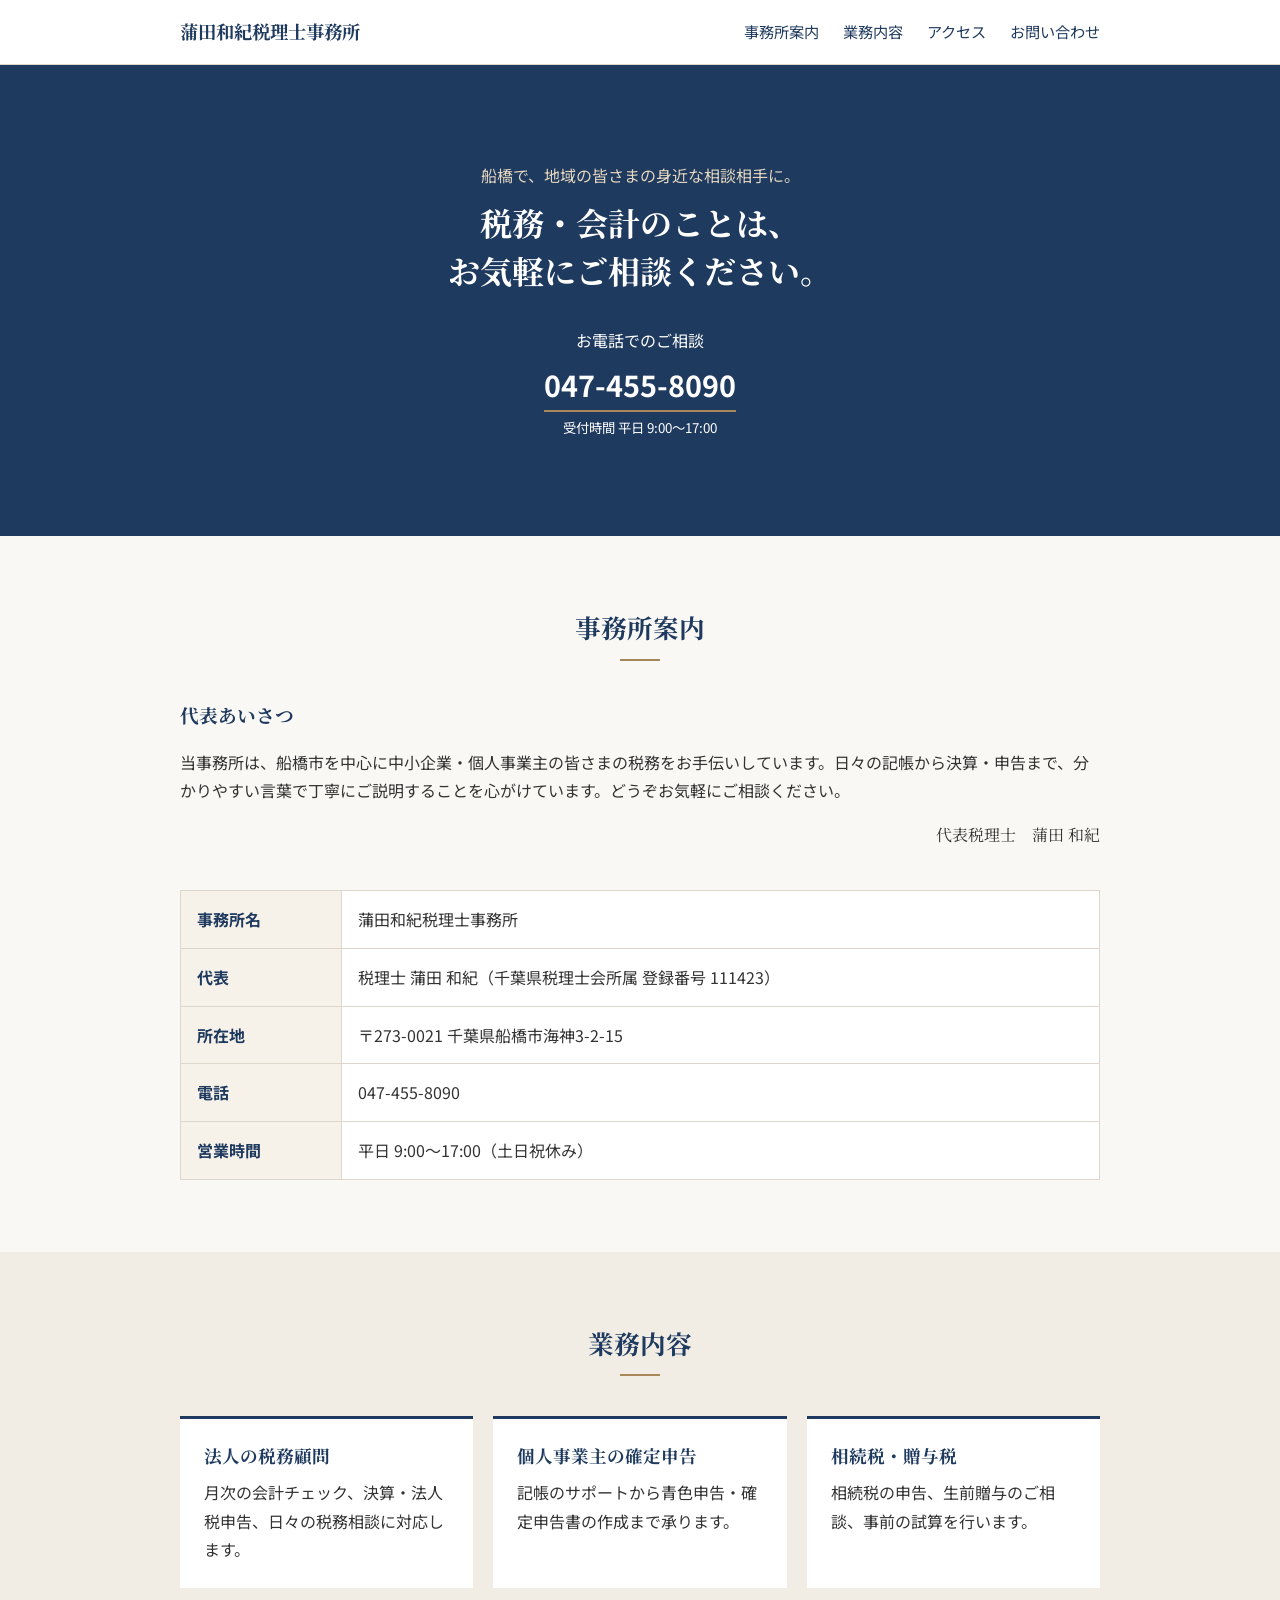
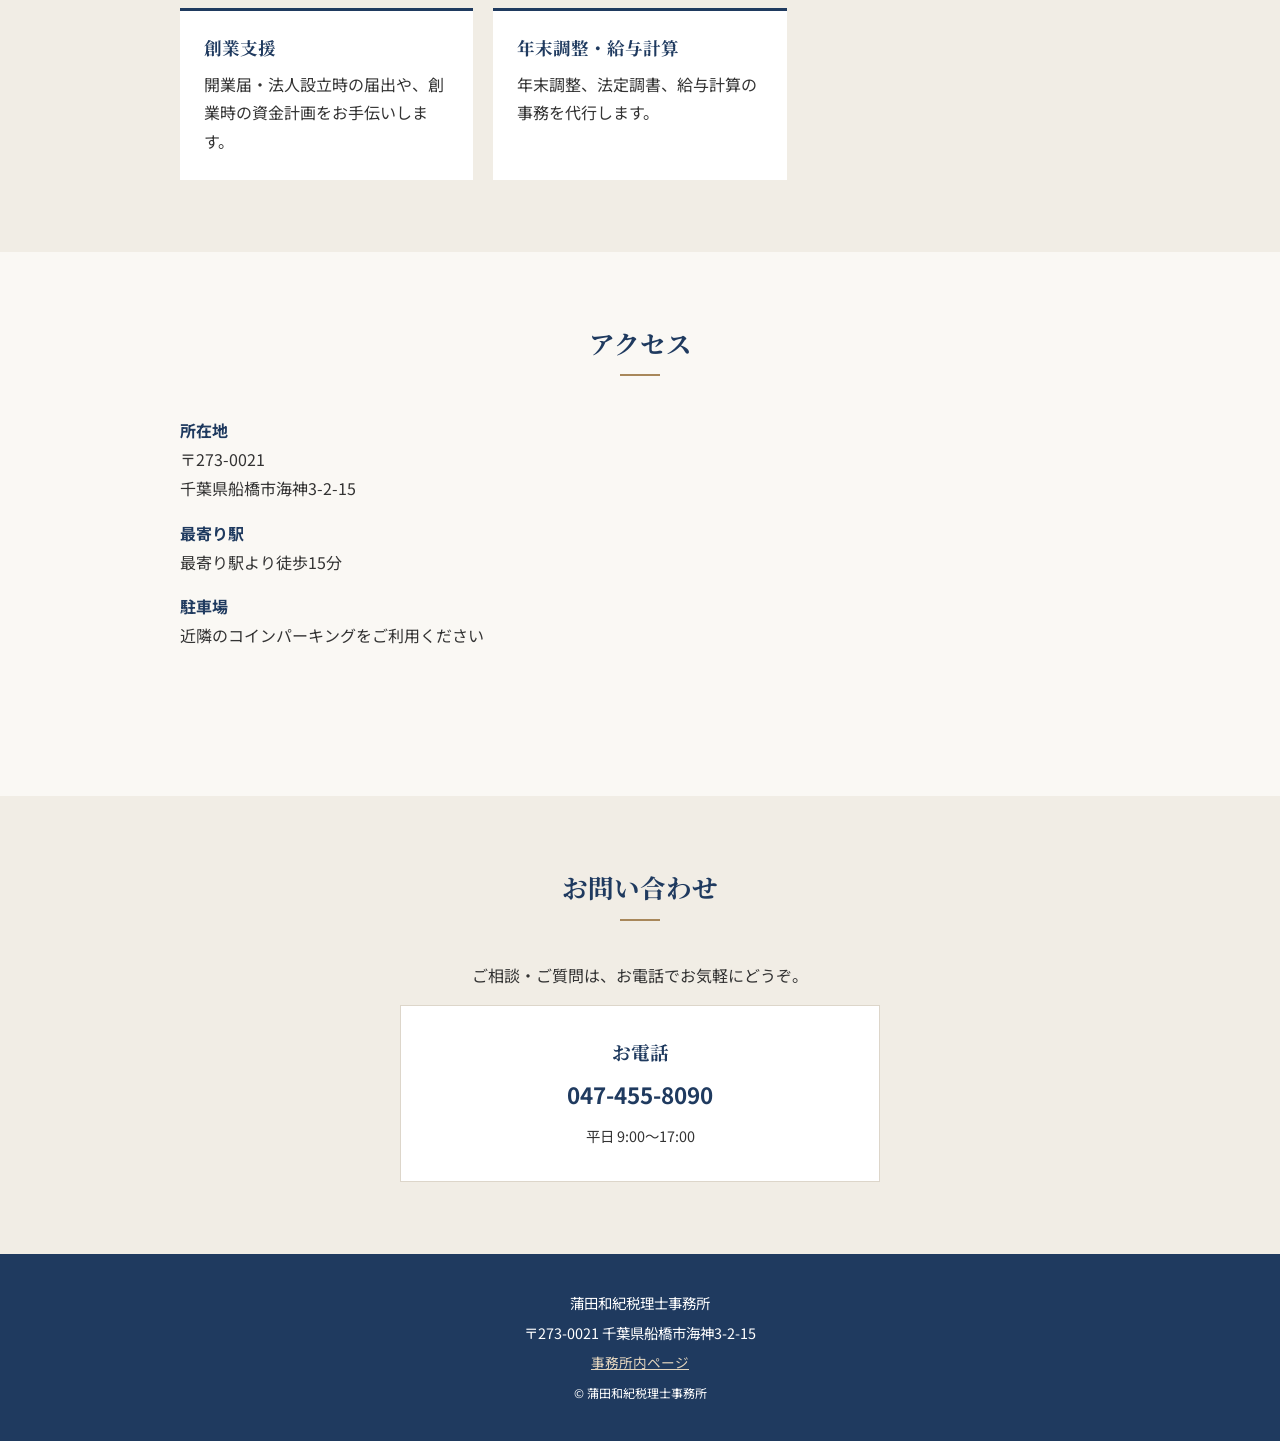
<file: index.html>
<!DOCTYPE html>
<html lang="ja">
<head>
  <meta charset="UTF-8">
  <meta name="viewport" content="width=device-width, initial-scale=1">
  <title>蒲田和紀税理士事務所｜千葉県船橋市の税理士</title>
  <meta name="description" content="千葉県船橋市の蒲田和紀税理士事務所です。法人・個人の税務顧問、確定申告、相続税申告などをお手伝いします。">
  <link rel="preconnect" href="https://fonts.googleapis.com">
  <link rel="preconnect" href="https://fonts.gstatic.com" crossorigin>
  <link href="https://fonts.googleapis.com/css2?family=Noto+Sans+JP:wght@400;700&family=Noto+Serif+JP:wght@500;700&display=swap" rel="stylesheet">
  <link rel="stylesheet" href="css/style.css">
</head>
<body>
  <header class="site-header">
    <div class="container header-inner">
      <a href="#top" class="logo">蒲田和紀税理士事務所</a>
      <button class="menu-toggle" aria-expanded="false" aria-controls="nav" aria-label="メニュー">
        <span></span><span></span><span></span>
      </button>
      <nav id="nav" class="site-nav">
        <a href="#about">事務所案内</a>
        <a href="#services">業務内容</a>
        <a href="#access">アクセス</a>
        <a href="#contact">お問い合わせ</a>
      </nav>
    </div>
  </header>

  <main id="top">
    <section class="hero">
      <div class="container">
        <p class="hero-lead">船橋で、地域の皆さまの身近な相談相手に。</p>
        <h1>税務・会計のことは、<br>お気軽にご相談ください。</h1>
        <p class="hero-tel">
          <span>お電話でのご相談</span>
          <a href="tel:0474558090">047-455-8090</a>
          <small>受付時間 平日 9:00〜17:00</small>
        </p>
      </div>
    </section>

    <section id="about" class="section">
      <div class="container">
        <h2 class="section-title">事務所案内</h2>
        <div class="greeting">
          <h3>代表あいさつ</h3>
          <p>当事務所は、船橋市を中心に中小企業・個人事業主の皆さまの税務をお手伝いしています。日々の記帳から決算・申告まで、分かりやすい言葉で丁寧にご説明することを心がけています。どうぞお気軽にご相談ください。</p>
          <p class="signature">代表税理士　蒲田 和紀</p>
        </div>
        <div class="table-wrap">
          <table class="info-table">
            <tr><th>事務所名</th><td>蒲田和紀税理士事務所</td></tr>
            <tr><th>代表</th><td>税理士 蒲田 和紀（千葉県税理士会所属 登録番号 111423）</td></tr>
            <tr><th>所在地</th><td>〒273-0021 千葉県船橋市海神3-2-15</td></tr>
            <tr><th>電話</th><td>047-455-8090</td></tr>
            <tr><th>営業時間</th><td>平日 9:00〜17:00（土日祝休み）</td></tr>
          </table>
        </div>
      </div>
    </section>

    <section id="services" class="section section-alt">
      <div class="container">
        <h2 class="section-title">業務内容</h2>
        <ul class="service-list">
          <li>
            <h3>法人の税務顧問</h3>
            <p>月次の会計チェック、決算・法人税申告、日々の税務相談に対応します。</p>
          </li>
          <li>
            <h3>個人事業主の確定申告</h3>
            <p>記帳のサポートから青色申告・確定申告書の作成まで承ります。</p>
          </li>
          <li>
            <h3>相続税・贈与税</h3>
            <p>相続税の申告、生前贈与のご相談、事前の試算を行います。</p>
          </li>
          <li>
            <h3>創業支援</h3>
            <p>開業届・法人設立時の届出や、創業時の資金計画をお手伝いします。</p>
          </li>
          <li>
            <h3>年末調整・給与計算</h3>
            <p>年末調整、法定調書、給与計算の事務を代行します。</p>
          </li>
        </ul>
      </div>
    </section>

    <section id="access" class="section">
      <div class="container">
        <h2 class="section-title">アクセス</h2>
        <div class="access-grid">
          <dl class="access-info">
            <dt>所在地</dt>
            <dd>〒273-0021<br>千葉県船橋市海神3-2-15</dd>
            <dt>最寄り駅</dt>
            <dd>最寄り駅より徒歩15分</dd>
            <dt>駐車場</dt>
            <dd>近隣のコインパーキングをご利用ください</dd>
          </dl>
          <div class="map">
            <iframe src="https://www.google.com/maps?q=%E5%8D%83%E8%91%89%E7%9C%8C%E8%88%B9%E6%A9%8B%E5%B8%82%E6%B5%B7%E7%A5%9E3-2-15&amp;output=embed" title="地図" loading="lazy" referrerpolicy="no-referrer-when-downgrade"></iframe>
          </div>
        </div>
      </div>
    </section>

    <section id="contact" class="section section-alt">
      <div class="container">
        <h2 class="section-title">お問い合わせ</h2>
        <p class="contact-lead">ご相談・ご質問は、お電話でお気軽にどうぞ。</p>
        <div class="contact-boxes">
          <div class="contact-box">
            <h3>お電話</h3>
            <a href="tel:0474558090" class="contact-main">047-455-8090</a>
            <p>平日 9:00〜17:00</p>
          </div>
        </div>
      </div>
    </section>
  </main>

  <footer class="site-footer">
    <div class="container">
      <p>蒲田和紀税理士事務所</p>
      <p>〒273-0021 千葉県船橋市海神3-2-15</p>
      <p class="footer-staff"><a href="/staff/">事務所内ページ</a></p>
      <p><small>&copy; 蒲田和紀税理士事務所</small></p>
    </div>
  </footer>

  <script src="js/main.js"></script>
</body>
</html>
</file>
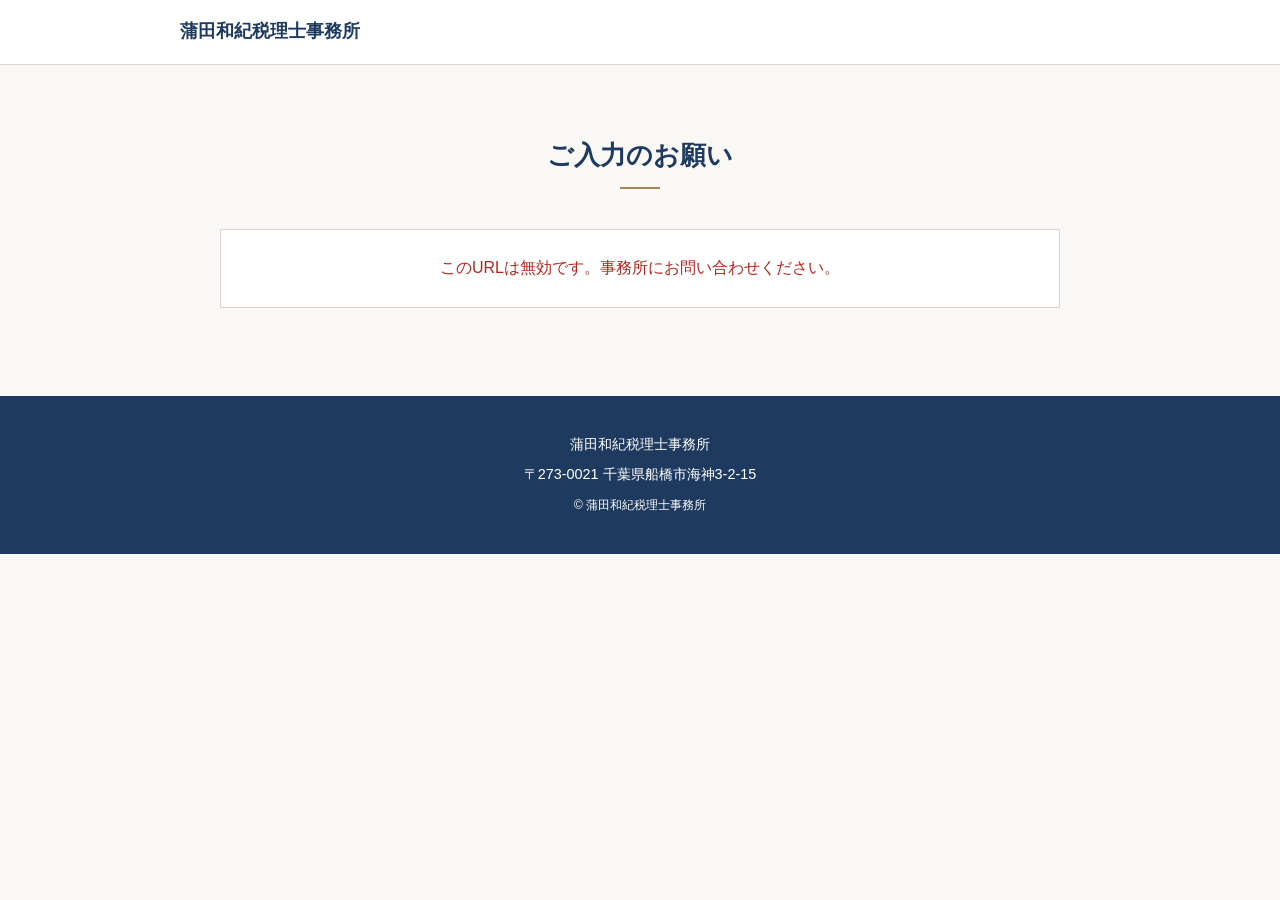
<file: form/index.html>
<!DOCTYPE html>
<html lang="ja">
<head>
  <meta charset="UTF-8">
  <meta name="viewport" content="width=device-width, initial-scale=1">
  <meta name="robots" content="noindex, nofollow">
  <meta name="referrer" content="no-referrer">
  <meta http-equiv="Content-Security-Policy" content="default-src 'self'; style-src 'self' https://fonts.googleapis.com; font-src https://fonts.gstatic.com; img-src 'self' data:; connect-src 'self' https://www.googleapis.com; form-action 'none'; base-uri 'none'; object-src 'none'">
  <title>ご入力のお願い｜蒲田和紀税理士事務所</title>
  <link rel="preconnect" href="https://fonts.googleapis.com">
  <link rel="preconnect" href="https://fonts.gstatic.com" crossorigin>
  <link href="https://fonts.googleapis.com/css2?family=Noto+Sans+JP:wght@400;700&family=Noto+Serif+JP:wght@500;700&display=swap" rel="stylesheet">
  <link rel="stylesheet" href="/css/style.css">
  <link rel="stylesheet" href="/form/layout.css?v=20261009-5">
  <link rel="stylesheet" href="/form/form.css?v=20261009-5">
</head>
<body>
  <header class="site-header">
    <div class="container header-inner">
      <a href="/" class="logo">蒲田和紀税理士事務所</a>
    </div>
  </header>

  <main class="section">
    <div class="container entry">
      <p id="preview-note" class="preview-note" hidden>プレビュー（事務所の確認用です。送信されません）</p>
      <h1 id="title" class="section-title">ご入力のお願い</h1>

      <p id="loading" class="entry-message">読み込んでいます…</p>
      <p id="invalid" class="entry-message is-error" hidden></p>

      <form id="entry-form" novalidate hidden>
        <p id="description" class="entry-description"></p>
        <p id="secure-note" class="entry-note" hidden>入力内容はこの画面の中で暗号化してから送信します。事務所以外の人は読めません。</p>
        <div id="draft-note" class="draft-note" hidden>
          <p id="draft-text"></p>
          <button type="button" id="draft-clear" class="row-button">下書きを消して最初から入力する</button>
        </div>
        <p class="entry-note"><span class="required-mark">必須</span> の項目は必ず入力してください。</p>
        <p id="page-step" class="page-step" hidden></p>
        <div id="fields"></div>
        <p id="form-error" class="entry-error" role="alert" hidden></p>
        <div class="page-buttons">
          <button type="button" id="prev" class="send-button is-outline" hidden>← 戻る</button>
          <button type="submit" id="next" class="send-button" hidden>次へ →</button>
          <button type="submit" id="send" class="send-button">送信する</button>
        </div>
      </form>

      <div id="done" class="entry-message" hidden>
        <p><strong>送信が完了しました。ありがとうございました。</strong></p>
        <p>入力した内容は、このページを閉じると表示できなくなります。控えが必要な場合は、PDFで保存してください。</p>
        <p id="done-mynumber" class="entry-warning" hidden>PDFにはマイナンバーが含まれます。保存したファイルは大切に保管し、メールなどで送らないでください。</p>
        <button type="button" id="print" class="send-button">入力内容をPDFで保存</button>
        <p class="entry-note">「印刷」の画面が開きます。送信先（プリンター）で「PDFに保存」を選んでください。</p>
      </div>

      <section id="print-view" class="print-view" aria-hidden="true"></section>
    </div>
  </main>

  <footer class="site-footer">
    <div class="container">
      <p>蒲田和紀税理士事務所</p>
      <p>〒273-0021 千葉県船橋市海神3-2-15</p>
      <p><small>&copy; 蒲田和紀税理士事務所</small></p>
    </div>
  </footer>

  <script src="/form/crypto.js?v=20261009-5"></script>
  <script src="/form/render.js?v=20261009-5"></script>
  <script src="/form/values.js?v=20261009-5"></script>
  <script src="/form/form.js?v=20261009-5"></script>
</body>
</html>
</file>
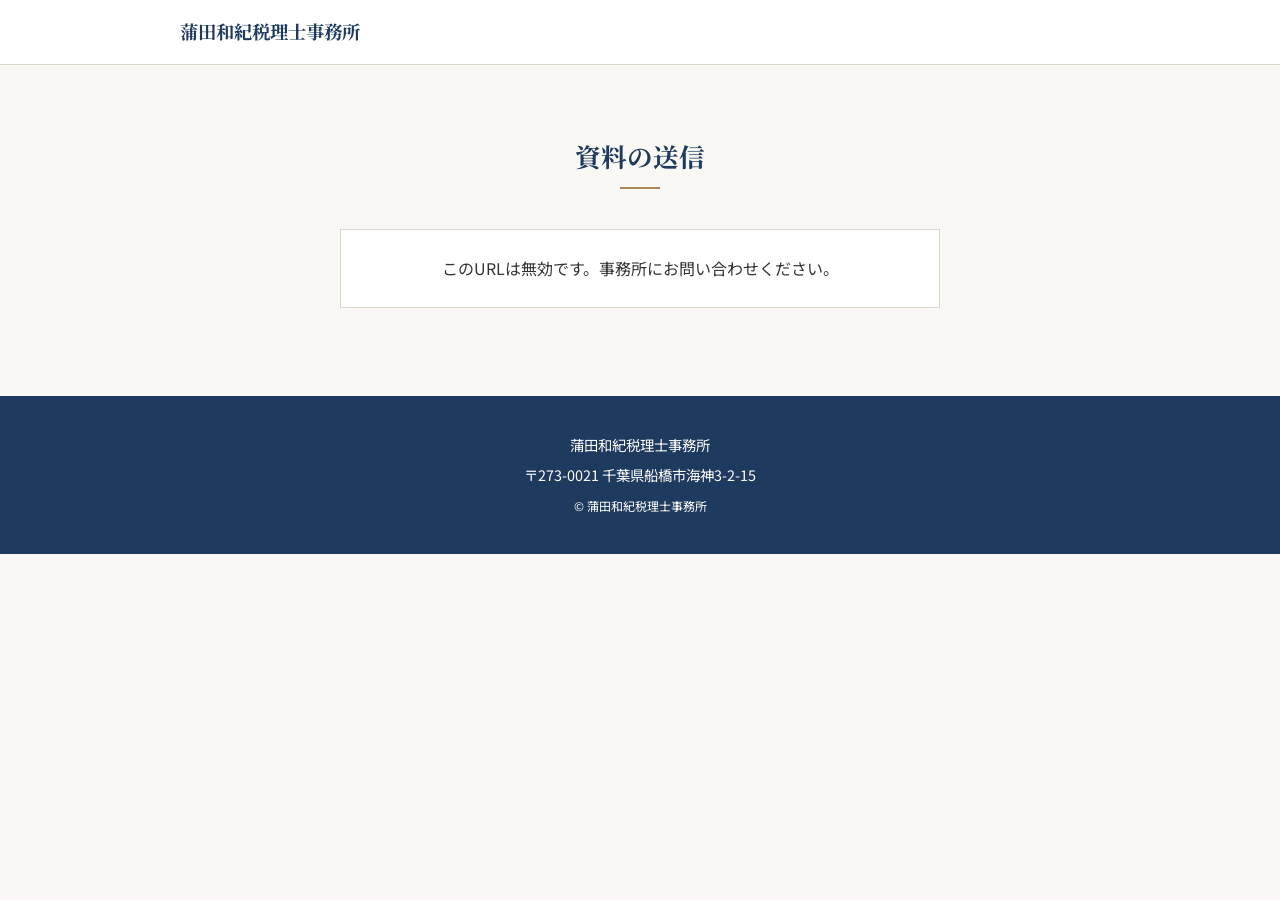
<file: upload/index.html>
<!DOCTYPE html>
<html lang="ja">
<head>
  <meta charset="UTF-8">
  <meta name="viewport" content="width=device-width, initial-scale=1">
  <meta name="robots" content="noindex, nofollow">
  <meta name="referrer" content="no-referrer">
  <title>資料の送信｜蒲田和紀税理士事務所</title>
  <link rel="preconnect" href="https://fonts.googleapis.com">
  <link rel="preconnect" href="https://fonts.gstatic.com" crossorigin>
  <link href="https://fonts.googleapis.com/css2?family=Noto+Sans+JP:wght@400;700&family=Noto+Serif+JP:wght@500;700&display=swap" rel="stylesheet">
  <link rel="stylesheet" href="/css/style.css">
  <link rel="stylesheet" href="/upload/upload.css">
</head>
<body>
  <header class="site-header">
    <div class="container header-inner">
      <a href="/" class="logo">蒲田和紀税理士事務所</a>
    </div>
  </header>

  <main class="section">
    <div class="container upload">
      <h1 class="section-title">資料の送信</h1>

      <p id="invalid" class="upload-message" hidden>このURLは無効です。事務所にお問い合わせください。</p>

      <form id="upload-form">
        <p>送信したい資料を選んで「送信する」を押してください。</p>
        <ul class="upload-rules">
          <li>1ファイル50MBまで</li>
          <li>PDF、画像（JPG・PNG・HEIC）、Excel、Word、CSV</li>
          <li>送信した資料は、このページには表示されません</li>
        </ul>
        <div id="drop-zone" class="drop-zone">
          <p class="drop-hint">ここにファイルをドロップ</p>
          <label class="file-picker">
            <input type="file" id="files" multiple accept=".pdf,.jpg,.jpeg,.png,.heic,.xlsx,.xls,.docx,.doc,.csv">
            <span>ファイルを選ぶ</span>
          </label>
        </div>
        <ul id="file-list" class="file-list"></ul>
        <button type="submit" id="send" class="send-button" disabled>送信する</button>
      </form>

      <div id="done" class="upload-message" hidden>
        <p>送信が完了しました。ありがとうございました。</p>
        <button type="button" id="again" class="again-button">続けて送信する</button>
      </div>
    </div>
  </main>

  <footer class="site-footer">
    <div class="container">
      <p>蒲田和紀税理士事務所</p>
      <p>〒273-0021 千葉県船橋市海神3-2-15</p>
      <p><small>&copy; 蒲田和紀税理士事務所</small></p>
    </div>
  </footer>

  <script src="/upload/upload.js"></script>
</body>
</html>
</file>
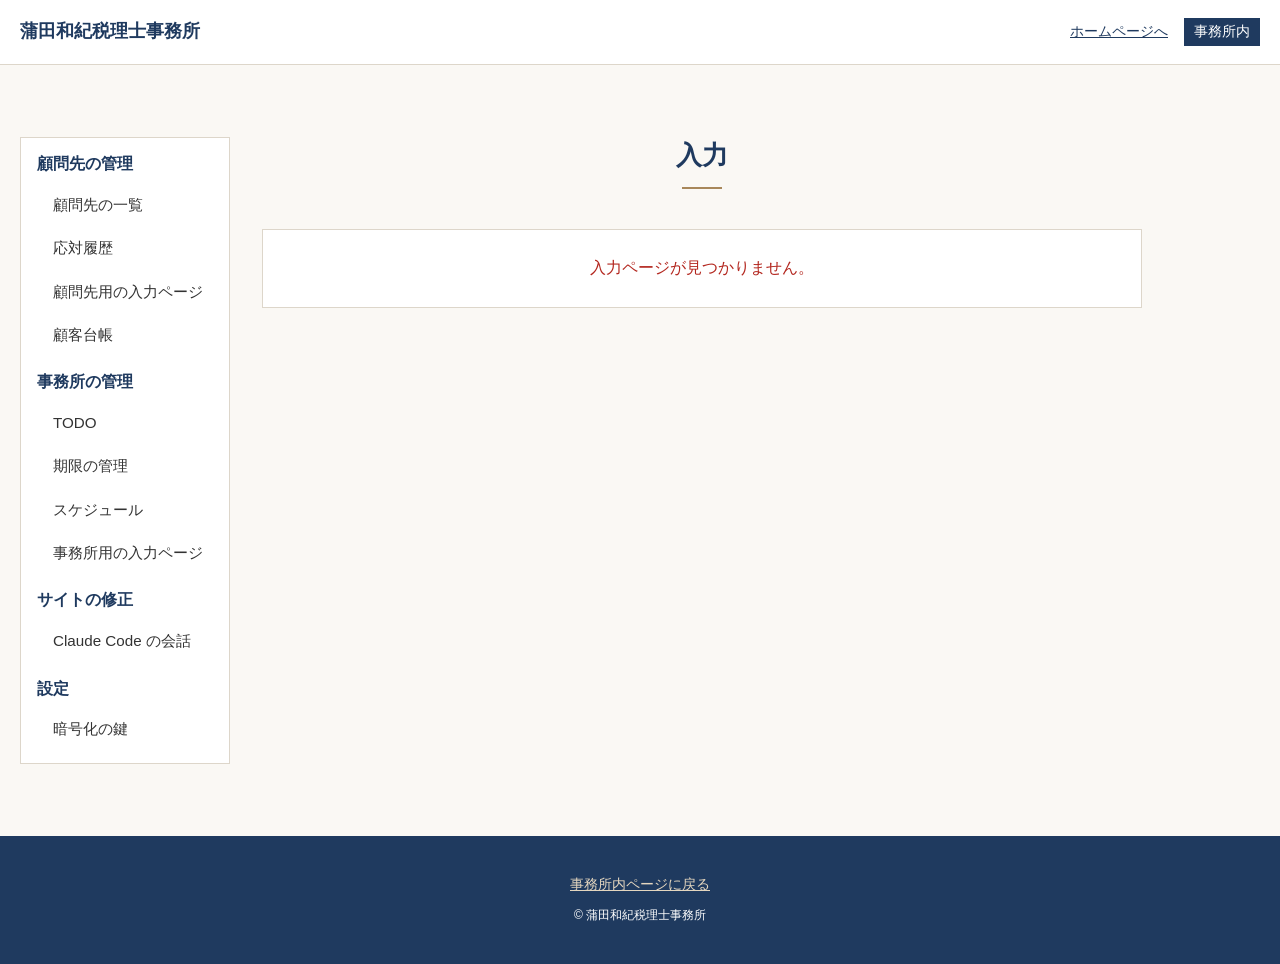
<file: staff/entry.html>
<!DOCTYPE html>
<html lang="ja">
<head>
  <meta charset="UTF-8">
  <meta name="viewport" content="width=device-width, initial-scale=1">
  <meta name="robots" content="noindex, nofollow">
  <meta name="referrer" content="no-referrer">
  <meta http-equiv="Content-Security-Policy" content="default-src 'self'; style-src 'self' https://fonts.googleapis.com; font-src https://fonts.gstatic.com; img-src 'self' data:; connect-src 'self' https://www.googleapis.com; form-action 'none'; base-uri 'none'; object-src 'none'">
  <title>入力｜蒲田和紀税理士事務所</title>
  <link rel="preconnect" href="https://fonts.googleapis.com">
  <link rel="preconnect" href="https://fonts.gstatic.com" crossorigin>
  <link href="https://fonts.googleapis.com/css2?family=Noto+Sans+JP:wght@400;700&family=Noto+Serif+JP:wght@500;700&display=swap" rel="stylesheet">
  <link rel="stylesheet" href="/css/style.css">
  <link rel="stylesheet" href="/staff/staff.css?v=20261009-5">
  <link rel="stylesheet" href="/form/layout.css?v=20261009-5">
  <link rel="stylesheet" href="/form/form.css?v=20261009-5">
</head>
<!-- 事務所用の入力ページ（職員が入力する）。中身は顧問先の入力画面（/form/）と同じ部品と form.js を使う -->
<body data-mode="office">
  <header class="site-header">
    <div class="container header-inner">
      <a href="/staff/" class="logo">蒲田和紀税理士事務所</a>
      <div class="staff-header-right">
        <a href="/" class="staff-home-link">ホームページへ</a>
        <span class="staff-badge">事務所内</span>
      </div>
    </div>
  </header>

  <main class="section">
    <div class="container staff-layout">
      <nav class="staff-sidebar" aria-label="事務所内のメニュー">
        <p class="staff-sidebar-group">顧問先の管理</p>
        <a href="/staff/#clients" data-nav="clients">顧問先の一覧</a>
        <a href="/staff/#activity" data-nav="activity">応対履歴</a>
        <a href="/staff/#forms" data-nav="forms">顧問先用の入力ページ</a>
        <a href="/staff/#register" data-nav="register">顧客台帳</a>
        <p class="staff-sidebar-group">事務所の管理</p>
        <a href="/staff/#todo" data-nav="todo">TODO</a>
        <a href="/staff/#deadline" data-nav="deadline">期限の管理</a>
        <a href="/staff/#schedule" data-nav="schedule">スケジュール</a>
        <a href="/staff/#office" data-nav="office">事務所用の入力ページ</a>
        <p class="staff-sidebar-group">サイトの修正</p>
        <a href="/staff/#site" data-nav="site">Claude Code の会話</a>
        <p class="staff-sidebar-group">設定</p>
        <a href="/staff/#keys" data-nav="keys">暗号化の鍵</a>
      </nav>

    <div class="entry">

      <p id="preview-note" class="preview-note" hidden>プレビュー（事務所の確認用です。送信されません）</p>
      <h1 id="title" class="section-title">入力</h1>

      <p id="loading" class="entry-message">読み込んでいます…</p>
      <p id="invalid" class="entry-message is-error" hidden></p>

      <form id="entry-form" novalidate hidden>
        <div id="client-select-row" class="client-select" hidden>
          <label for="client-select">顧問先 <span class="required-mark">必須</span></label>
          <select id="client-select" class="f-input"></select>
        </div>
        <p id="description" class="entry-description"></p>
        <p id="secure-note" class="entry-note" hidden>入力内容はこの画面の中で暗号化してから送信します。事務所以外の人は読めません。</p>
        <div id="draft-note" class="draft-note" hidden>
          <p id="draft-text"></p>
          <button type="button" id="draft-clear" class="row-button">下書きを消して最初から入力する</button>
        </div>
        <p class="entry-note"><span class="required-mark">必須</span> の項目は必ず入力してください。</p>
        <p id="page-step" class="page-step" hidden></p>
        <div id="fields"></div>
        <p id="form-error" class="entry-error" role="alert" hidden></p>
        <div class="page-buttons">
          <button type="button" id="prev" class="send-button is-outline" hidden>← 戻る</button>
          <button type="submit" id="next" class="send-button" hidden>次へ →</button>
          <button type="submit" id="send" class="send-button">送信する</button>
        </div>
      </form>

      <div id="done" class="entry-message" hidden>
        <p><strong>送信しました。ドライブの「事務所の記録」フォルダに保存されました。</strong></p>
        <p>入力した内容は、事務所用の入力ページの「届いた内容」で見られます。この場ですぐ控えが必要な場合は、PDFで保存してください。</p>
        <p id="done-mynumber" class="entry-warning" hidden>PDFにはマイナンバーが含まれます。保存したファイルは大切に保管し、メールなどで送らないでください。</p>
        <button type="button" id="print" class="send-button">入力内容をPDFで保存</button>
        <p class="entry-note">「印刷」の画面が開きます。送信先（プリンター）で「PDFに保存」を選んでください。</p>
      </div>

      <section id="print-view" class="print-view" aria-hidden="true"></section>
    </div>
    </div>
  </main>

  <footer class="site-footer">
    <div class="container">
      <p class="footer-staff"><a href="/staff/">事務所内ページに戻る</a></p>
      <p><small>&copy; 蒲田和紀税理士事務所</small></p>
    </div>
  </footer>


  <script src="/form/crypto.js?v=20261009-5"></script>
  <script src="/form/render.js?v=20261009-5"></script>
  <script src="/form/values.js?v=20261009-5"></script>
  <script src="/form/form.js?v=20261009-5"></script>
</body>
</html>
</file>
<file: css/style.css>
:root {
  --navy: #1f3a5f;
  --bg: #faf8f4;
  --bg-alt: #f1ede5;
  --accent: #a8875a;
  --text: #333;
  --line: #ddd6ca;
  --serif: "Noto Serif JP", "Hiragino Mincho ProN", "Yu Mincho", serif;
  --sans: "Noto Sans JP", "Hiragino Sans", "Yu Gothic", sans-serif;
  --header-h: 64px;
}

* { box-sizing: border-box; }

html { scroll-behavior: smooth; scroll-padding-top: var(--header-h); }

body {
  margin: 0;
  background: var(--bg);
  color: var(--text);
  font-family: var(--sans);
  font-size: 16px;
  line-height: 1.8;
}

a { color: var(--navy); }

h1, h2, h3 { font-family: var(--serif); color: var(--navy); line-height: 1.5; }

.container { max-width: 960px; margin: 0 auto; padding: 0 20px; }

/* ヘッダー */
.site-header {
  position: sticky;
  top: 0;
  z-index: 10;
  background: #fff;
  border-bottom: 1px solid var(--line);
}
.header-inner {
  display: flex;
  align-items: center;
  justify-content: space-between;
  height: var(--header-h);
}
.logo {
  font-family: var(--serif);
  font-weight: 700;
  font-size: 1.15rem;
  color: var(--navy);
  text-decoration: none;
}
.site-nav { display: flex; gap: 24px; }
.site-nav a { text-decoration: none; font-size: 0.95rem; }
.site-nav a:hover { color: var(--accent); }

.menu-toggle {
  display: none;
  width: 44px;
  height: 44px;
  padding: 10px;
  background: none;
  border: 0;
  cursor: pointer;
}
.menu-toggle span {
  display: block;
  height: 2px;
  margin: 5px 0;
  background: var(--navy);
}

/* メイン */
.hero {
  padding: 96px 0;
  background: var(--navy);
  color: #fff;
  text-align: center;
}
.hero h1 { color: #fff; font-size: 2rem; margin: 0 0 32px; }
.hero-lead { color: #e4d6bf; margin: 0 0 8px; }
.hero-tel { margin: 0; }
.hero-tel span, .hero-tel small { display: block; }
.hero-tel a {
  display: inline-block;
  margin: 4px 0;
  color: #fff;
  font-size: 1.8rem;
  font-weight: 700;
  text-decoration: none;
  border-bottom: 2px solid var(--accent);
}

/* セクション共通 */
.section { padding: 72px 0; }
.section-alt { background: var(--bg-alt); }
.section-title {
  margin: 0 0 40px;
  font-size: 1.6rem;
  text-align: center;
}
.section-title::after {
  content: "";
  display: block;
  width: 40px;
  height: 2px;
  margin: 12px auto 0;
  background: var(--accent);
}

/* 事務所案内 */
.greeting { margin-bottom: 40px; }
.greeting h3 { margin-top: 0; }
.signature { text-align: right; font-family: var(--serif); }

/* 表 */
.table-wrap { overflow-x: auto; }
table { width: 100%; border-collapse: collapse; background: #fff; }
th, td { padding: 14px 16px; border: 1px solid var(--line); text-align: left; }
th { background: #f6f2ea; color: var(--navy); font-weight: 700; white-space: nowrap; }

/* 業務内容 */
.service-list {
  display: grid;
  grid-template-columns: repeat(auto-fit, minmax(260px, 1fr));
  gap: 20px;
  margin: 0;
  padding: 0;
  list-style: none;
}
.service-list li {
  padding: 24px;
  background: #fff;
  border-top: 3px solid var(--navy);
}
.service-list h3 { margin: 0 0 8px; font-size: 1.1rem; }
.service-list p { margin: 0; }

/* アクセス */
.access-grid { display: grid; grid-template-columns: 1fr 1fr; gap: 32px; }
.access-info { margin: 0; }
.access-info dt { font-weight: 700; color: var(--navy); }
.access-info dd { margin: 0 0 16px; }
.map iframe { width: 100%; height: 100%; min-height: 300px; border: 0; }

/* お問い合わせ */
.contact-lead { text-align: center; }
.contact-boxes { max-width: 480px; margin: 0 auto; }
.contact-box {
  padding: 32px 20px;
  background: #fff;
  border: 1px solid var(--line);
  text-align: center;
}
.contact-box h3 { margin: 0 0 8px; }
.contact-box p { margin: 8px 0 0; font-size: 0.9rem; }
.contact-main {
  font-size: 1.4rem;
  font-weight: 700;
  text-decoration: none;
  word-break: break-all;
}

/* フッター */
.site-footer {
  padding: 32px 0;
  background: var(--navy);
  color: #fff;
  text-align: center;
  font-size: 0.9rem;
}
.site-footer p { margin: 4px 0; }
.footer-staff a { color: #e4d6bf; font-size: 0.85rem; }

/* スマホ */
@media (max-width: 768px) {
  .menu-toggle { display: block; }
  .site-nav {
    display: none;
    position: absolute;
    top: var(--header-h);
    left: 0;
    right: 0;
    flex-direction: column;
    gap: 0;
    background: #fff;
    border-bottom: 1px solid var(--line);
  }
  .site-nav.is-open { display: flex; }
  .site-nav a { padding: 14px 20px; border-top: 1px solid var(--line); }

  .hero { padding: 64px 0; }
  .hero h1 { font-size: 1.5rem; }
  .section { padding: 56px 0; }
  .access-grid { grid-template-columns: 1fr; }
}
</file>
<file: form/layout.css>
/* 入力ページの部品の並べ方（顧問先の入力画面・PDF・事務所内ページで共通） */
/* 横12マス。部品ごとに --w マス使う。is-new-row は行の頭から置く */
.fgrid {
  display: grid;
  grid-template-columns: repeat(12, minmax(0, 1fr));
  gap: 12px 16px;
  align-items: start;
}
.fgrid > * { grid-column: span var(--w, 12); min-width: 0; margin: 0; }
.fgrid > .is-new-row { grid-column: 1 / span var(--w, 12); }

/* 入力欄 */
.f-field {
  padding: 14px 16px;
  background: #fff;
  border: 1px solid var(--line);
}
.f-field.has-error { border-color: #b3261e; }
/* 項目名を横に置く（左に項目名、右に入力欄。項目名の幅はそろえる） */
.f-field.is-side { display: grid; grid-template-columns: 9em minmax(0, 1fr); gap: 0 12px; align-items: start; }
.f-field.is-side > .f-label { margin: 0; padding-top: 10px; }
.f-field.is-view.is-side > .f-label { padding-top: 0; }
.f-body { min-width: 0; }
.f-label { display: block; margin: 0 0 6px; font-weight: 700; }
/* 画面には出さず、読み上げにだけ使う（項目名を表示しない項目） */
.visually-hidden { position: absolute !important; width: 1px; height: 1px; overflow: hidden; clip-path: inset(50%); white-space: nowrap; }
.f-help { margin: 0 0 8px; color: #666; font-size: 0.9rem; white-space: pre-wrap; }
.f-error { margin: 8px 0 0; color: #b3261e; font-size: 0.9rem; font-weight: 700; }
.f-value { margin: 0; white-space: pre-wrap; word-break: break-all; }
.required-mark {
  display: inline-block;
  padding: 0 6px;
  background: #b3261e;
  color: #fff;
  font-size: 0.75rem;
  font-weight: 700;
  line-height: 1.6;
  vertical-align: middle;
}
.f-input {
  width: 100%;
  padding: 10px 12px;
  background: #fff;
  border: 1px solid var(--line);
  font-family: inherit;
  font-size: 1rem;
}
.f-input:focus { outline: 2px solid var(--navy); outline-offset: -1px; }
.f-input:disabled { background: #f7f5f0; }
.f-check { display: inline-flex; align-items: center; gap: 8px; cursor: pointer; }
.f-check input { width: 20px; height: 20px; }
/* 複数チェック（縦に並べる・横に並べる） */
.f-checks { display: flex; flex-direction: column; gap: 6px; }
.f-checks.is-horizontal { flex-direction: row; flex-wrap: wrap; gap: 8px 24px; }
/* 添付ファイル */
.f-file { display: block; width: 100%; padding: 8px; background: #fff; border: 1px dashed #b9b0a1; font-family: inherit; }
.f-files { margin: 0; padding-left: 1.2em; }
.f-files li { margin: 4px 0; word-break: break-all; }

/* 見出し・区切り線・説明文・空白・枠 */
.f-heading-box { padding-top: 12px; }
.f-heading { margin: 0 0 4px; padding-bottom: 6px; border-bottom: 2px solid var(--line); font-size: 1.2rem; }
.f-divider { display: flex; align-items: center; gap: 12px; min-height: 24px; color: #666; font-size: 0.9rem; }
.f-divider::before, .f-divider::after { content: ""; flex: 1; border-top: 1px solid #b9b0a1; }
.f-divider:empty::after { display: none; }
.f-note { white-space: pre-wrap; }
.f-note.is-bold { font-weight: 700; }
.f-note.is-warning { padding: 10px 14px; border-left: 4px solid #b3261e; background: #fbeeed; color: #8c1d18; font-weight: 700; }
.f-spacer { min-height: 1px; }
.f-group {
  min-width: 0;
  padding: 12px 16px 16px;
  background: #fcfbf8;
  border: 2px solid var(--navy);
}
.f-pagebreak {
  padding: 6px 12px;
  border-top: 3px double var(--navy);
  border-bottom: 3px double var(--navy);
  color: var(--navy);
  font-weight: 700;
  font-size: 0.9rem;
  text-align: center;
}
/* 読むだけの表示で、ページごとに分けたとき */
.f-page + .f-page { margin-top: 24px; }
.f-page-title { margin: 0 0 10px; padding-bottom: 4px; border-bottom: 2px solid var(--navy); color: var(--navy); font-size: 1.05rem; }
.f-group > legend { padding: 0 8px; color: var(--navy); font-family: var(--serif); font-weight: 700; font-size: 1.1rem; }

/* 表 */
.table-wrap { overflow-x: auto; }
.f-table { width: 100%; border-collapse: collapse; table-layout: fixed; }
.f-table th, .f-table td { padding: 6px; font-size: 0.95rem; }
.f-table thead th { font-size: 0.85rem; }
.f-table .f-input { min-width: 0; padding: 8px; }
.f-cell-check { display: block; width: 20px; height: 20px; margin: 0 auto; }
.f-rowlabel { background: #f6f2ea; font-weight: 700; white-space: normal; word-break: break-all; }
.f-sum th, .f-sum td { background: #f6f2ea; font-weight: 700; text-align: right; }
.f-sum th { text-align: left; }
.row-button {
  margin-top: 8px;
  padding: 6px 14px;
  background: #fff;
  border: 1px solid var(--navy);
  color: var(--navy);
  font-family: inherit;
  font-weight: 700;
  cursor: pointer;
}
.row-remove {
  width: 32px;
  height: 32px;
  padding: 0;
  background: #fff;
  border: 1px solid var(--line);
  font-size: 1.1rem;
  cursor: pointer;
}

/* スマホなど幅の狭い画面では縦1列にする（空白は詰める） */
@media screen and (max-width: 640px) {
  .fgrid > *, .fgrid > .is-new-row { grid-column: 1 / -1; }
  .fgrid > .f-spacer { display: none; }
  .f-field.is-side { display: block; }
  .f-field.is-side > .f-label { margin: 0 0 6px; padding-top: 0; }
  .f-table { table-layout: auto; }
  .f-table .f-input { min-width: 7em; }
}
</file>
<file: form/form.css>
[hidden] { display: none !important; }

.entry { max-width: 880px; }
.entry-description { white-space: pre-wrap; }
.entry-note { color: #666; font-size: 0.9rem; }
.entry-warning { color: #b3261e; font-weight: 700; }
.entry-error { margin: 16px 0 0; color: #b3261e; font-weight: 700; }

.entry-message {
  padding: 24px 20px;
  background: #fff;
  border: 1px solid var(--line);
}
.entry-message.is-error { color: #b3261e; text-align: center; }

.send-button {
  display: block;
  width: 100%;
  margin-top: 24px;
  padding: 14px;
  background: var(--navy);
  border: 0;
  color: #fff;
  font-family: inherit;
  font-size: 1rem;
  font-weight: 700;
  cursor: pointer;
}
.send-button:disabled { background: #9aa5b4; cursor: progress; }
.send-button.is-outline { background: #fff; box-shadow: inset 0 0 0 2px var(--navy); color: var(--navy); }

/* 事務所用の入力ページで、顧問先を選ぶ欄 */
.client-select { margin: 0 0 16px; padding: 14px 16px; background: #fff; border: 2px solid var(--navy); }
.client-select label { display: block; margin: 0 0 6px; font-weight: 700; }
.client-select select { max-width: 20em; }

/* 事務所の作成画面から開いたプレビュー */
.preview-note { margin: 0 0 24px; padding: 10px 14px; background: #fbeeed; border-left: 4px solid #b3261e; color: #8c1d18; font-weight: 700; }

/* 途中保存（この端末への下書き）のお知らせ */
.draft-note { margin: 0 0 16px; padding: 10px 14px; background: #fff; border: 1px solid var(--line); font-size: 0.9rem; }
.draft-note p { margin: 0; }
.draft-note.is-restored { border-color: #2e6b3a; }
.draft-note.is-restored p { color: #2e6b3a; font-weight: 700; }

/* ページ区切りがあるとき：何ページ目かの表示と「戻る」「次へ」 */
.page-step { margin: 0 0 12px; padding: 8px 14px; background: var(--navy); color: #fff; font-weight: 700; }
.page-buttons { display: flex; gap: 12px; margin-top: 24px; }
.page-buttons .send-button { flex: 1; margin-top: 0; }

/* PDF（印刷）用。画面には出さない */
.print-view { display: none; }

@media print {
  .site-header, .site-footer, .section-title, #done, #entry-form { display: none !important; }
  .section { padding: 0; }
  body { background: #fff; font-size: 10pt; }
  .entry { max-width: none; padding: 0; }
  .print-view { display: block; }
  .print-view h1 { margin: 0 0 4px; font-size: 15pt; }
  .print-meta { margin: 0 0 10px; font-size: 8.5pt; }
  .print-view .fgrid { gap: 6px 8px; }
  .print-view .f-field { padding: 4px 8px; border-color: #999; break-inside: avoid; }
  .print-view .f-label { margin: 0; font-size: 8.5pt; color: #555; }
  .print-view .f-field.is-side { grid-template-columns: 8em minmax(0, 1fr); }
  .print-view .f-group { padding: 4px 8px 8px; break-inside: avoid; }
  .print-view .f-table th, .print-view .f-table td { padding: 3px 6px; border: 1px solid #999; font-size: 9pt; }
  /* ページ区切りごとに改ページ */
  .print-view .f-page + .f-page { margin-top: 0; break-before: page; }
  .print-view .f-page-title { font-size: 11pt; }
  /* 「PDFの枠：なし」の入力ページ（表の罫線と「枠」の部品は残す） */
  .print-view.no-border .f-field { padding: 2px 0; border: 0; }
}
</file>
<file: upload/upload.css>
[hidden] { display: none !important; }

.upload { max-width: 640px; }
.upload-rules { padding-left: 1.2em; font-size: 0.95rem; }

/* ファイル選択（ドロップ枠） */
.drop-zone {
  margin: 16px 0;
  padding: 28px 16px;
  background: #fff;
  border: 2px dashed var(--line);
  text-align: center;
}
.drop-zone.is-dragover { background: #eef2f7; border-color: var(--navy); }
.drop-zone.is-disabled { opacity: 0.5; }
.drop-hint { margin: 0 0 12px; color: #666; font-size: 0.95rem; }
.file-picker { display: inline-block; }
.file-picker input { position: absolute; width: 1px; height: 1px; opacity: 0; }
.file-picker span {
  display: inline-block;
  padding: 12px 28px;
  background: #fff;
  border: 2px solid var(--navy);
  color: var(--navy);
  font-weight: 700;
  cursor: pointer;
}
.file-picker:focus-within span { outline: 2px solid var(--accent); outline-offset: 2px; }

/* 選んだファイルの一覧 */
.file-list { margin: 20px 0; padding: 0; list-style: none; }
.file-list li {
  display: grid;
  grid-template-columns: 1fr auto auto;
  align-items: center;
  gap: 4px 12px;
  margin-bottom: 8px;
  padding: 12px 16px;
  background: #fff;
  border: 1px solid var(--line);
}
.file-name { word-break: break-all; }
.file-status { font-size: 0.9rem; text-align: right; }
.file-status.is-error { color: #b3261e; }
.file-status.is-ok { color: #2e6b3a; font-weight: 700; }
.file-list progress { grid-column: 1 / -1; width: 100%; }
.file-remove {
  width: 32px;
  height: 32px;
  padding: 0;
  background: #fff;
  border: 1px solid var(--line);
  color: var(--text);
  font-size: 1.1rem;
  line-height: 1;
  cursor: pointer;
}

/* ボタン */
.send-button, .again-button {
  display: block;
  width: 100%;
  padding: 14px;
  background: var(--navy);
  border: 0;
  color: #fff;
  font-family: inherit;
  font-size: 1rem;
  font-weight: 700;
  cursor: pointer;
}
.send-button:disabled { background: #9aa5b4; cursor: not-allowed; }

.upload-message {
  padding: 24px 20px;
  background: #fff;
  border: 1px solid var(--line);
  text-align: center;
}
.upload-message p { margin-top: 0; }

/* スマホなど、ドラッグ＆ドロップできない端末ではボタンだけにする */
@media (hover: none) {
  .drop-zone { padding: 0; background: none; border: 0; text-align: left; }
  .drop-hint { display: none; }
}
</file>
<file: staff/staff.css>
[hidden] { display: none !important; }

.staff { max-width: 860px; }
.staff.is-busy { cursor: progress; }

/* サイドバー（事務所内のすべてのページで左側に出すメニュー） */
/* ヘッダーの幅も中身にそろえる（staff.css は事務所内のページだけで読み込む） */
.site-header > .container { max-width: 1480px; }
.staff-layout { display: grid; grid-template-columns: 210px minmax(0, 1fr); gap: 32px; align-items: start; max-width: 1480px; }
.staff-sidebar {
  position: sticky;
  top: calc(var(--header-h) + 16px);
  padding: 12px 0;
  background: #fff;
  border: 1px solid var(--line);
}
.staff-sidebar-group { margin: 12px 0 4px; padding: 0 16px; color: var(--navy); font-family: var(--serif); font-weight: 700; }
.staff-sidebar-group:first-child { margin-top: 0; }
.staff-sidebar a { display: block; padding: 8px 16px 8px 28px; border-left: 4px solid transparent; color: #333; font-size: 0.95rem; text-decoration: none; }
.staff-sidebar a:hover { background: #f6f2ea; }
.staff-sidebar a.is-current { border-left-color: var(--navy); background: #f6f2ea; color: var(--navy); font-weight: 700; }

/* 幅の狭い画面では、ページの上に横並びのメニューにする */
@media (max-width: 900px) {
  .staff-layout { grid-template-columns: minmax(0, 1fr); gap: 16px; }
  .staff-sidebar { position: static; display: flex; flex-wrap: wrap; gap: 6px; padding: 8px; }
  .staff-sidebar-group { display: none; }
  .staff-sidebar a { padding: 6px 12px; border: 1px solid var(--line); font-size: 0.9rem; }
  .staff-sidebar a.is-current { border-color: var(--navy); }
}

@media print {
  .staff-sidebar { display: none; }
  .staff-layout { display: block; }
}

.staff-header-right { display: flex; align-items: center; gap: 16px; }
.staff-whoami { color: var(--navy); font-size: 0.9rem; font-weight: 700; }
.staff-logout { padding: 4px 10px; background: #fff; border: 1px solid var(--navy); color: var(--navy); font-family: inherit; font-size: 0.85rem; cursor: pointer; }
.staff-home-link { color: var(--navy); font-size: 0.9rem; }

.staff-badge {
  padding: 2px 10px;
  background: var(--navy);
  color: #fff;
  font-size: 0.85rem;
}

.staff-card {
  margin-bottom: 28px;
  padding: 24px 20px;
  background: #fff;
  border: 1px solid var(--line);
}
.staff-card h2 { margin: 0 0 16px; font-size: 1.2rem; }
.hint { margin: 12px 0 0; color: #666; font-size: 0.9rem; }

.staff-message { margin: 0 0 20px; padding: 12px 16px; border: 1px solid var(--line); background: #fff; }
.staff-message.is-ok { border-color: #2e6b3a; color: #2e6b3a; }
.staff-message.is-error { border-color: #b3261e; color: #b3261e; }

/* ボタン */
.button {
  display: inline-block;
  padding: 10px 20px;
  background: var(--navy);
  border: 2px solid var(--navy);
  color: #fff;
  font-family: inherit;
  font-size: 0.95rem;
  font-weight: 700;
  text-decoration: none;
  cursor: pointer;
}
.button:disabled { opacity: 0.5; cursor: not-allowed; }
.button-outline { background: #fff; color: var(--navy); }
.button-danger { background: #fff; border-color: #b3261e; color: #b3261e; }
.button-small { padding: 4px 12px; font-size: 0.85rem; }

/* 追加フォーム */
.add-form { display: flex; flex-wrap: wrap; gap: 10px; align-items: center; }
.add-form label { font-weight: 700; }
.add-form input, .url-row input {
  padding: 10px 12px;
  border: 1px solid var(--line);
  font-family: inherit;
  font-size: 1rem;
}
.add-form input { width: 12em; }

/* URL・QRコード */
.detail-label { margin: 0 0 6px; font-weight: 700; }
.url-row { display: flex; gap: 10px; }
.url-row input { flex: 1; min-width: 0; font-size: 0.85rem; }
.qr { display: flex; flex-wrap: wrap; gap: 16px; align-items: center; margin: 20px 0 0; }
.qr img { width: 200px; height: 200px; border: 1px solid var(--line); image-rendering: pixelated; }

/* 一覧 */
.clients-table td { vertical-align: middle; }
.ops .button { margin: 2px 6px 2px 0; }
.ops .confirm-text { margin: 0 0 4px; font-size: 0.9rem; }

/* Claude Code の会話の一覧 */
.sessions-title { margin: 24px 0 8px; font-size: 1.05rem; }
.session-list { margin: 0; padding: 0; list-style: none; }
.session {
  display: flex;
  flex-wrap: wrap;
  gap: 8px 12px;
  align-items: center;
  padding: 10px 12px;
  border: 1px solid var(--line);
  border-left: 4px solid var(--line);
  margin-bottom: 8px;
}
.session.is-running { border-left-color: #2e6b3a; }
.session.is-terminal { border-left-color: var(--accent); }
.session-info { flex: 1; min-width: 12em; }
.session-title { display: block; word-break: break-all; }
.session-meta { display: block; color: #666; font-size: 0.85rem; }
.resume-help { flex-basis: 100%; }
.resume-help p { margin: 0 0 6px; font-size: 0.9rem; }
.resume-help input {
  width: 100%;
  margin-bottom: 6px;
  padding: 8px;
  border: 1px solid var(--line);
  font-family: monospace;
  font-size: 0.8rem;
}
</file>
